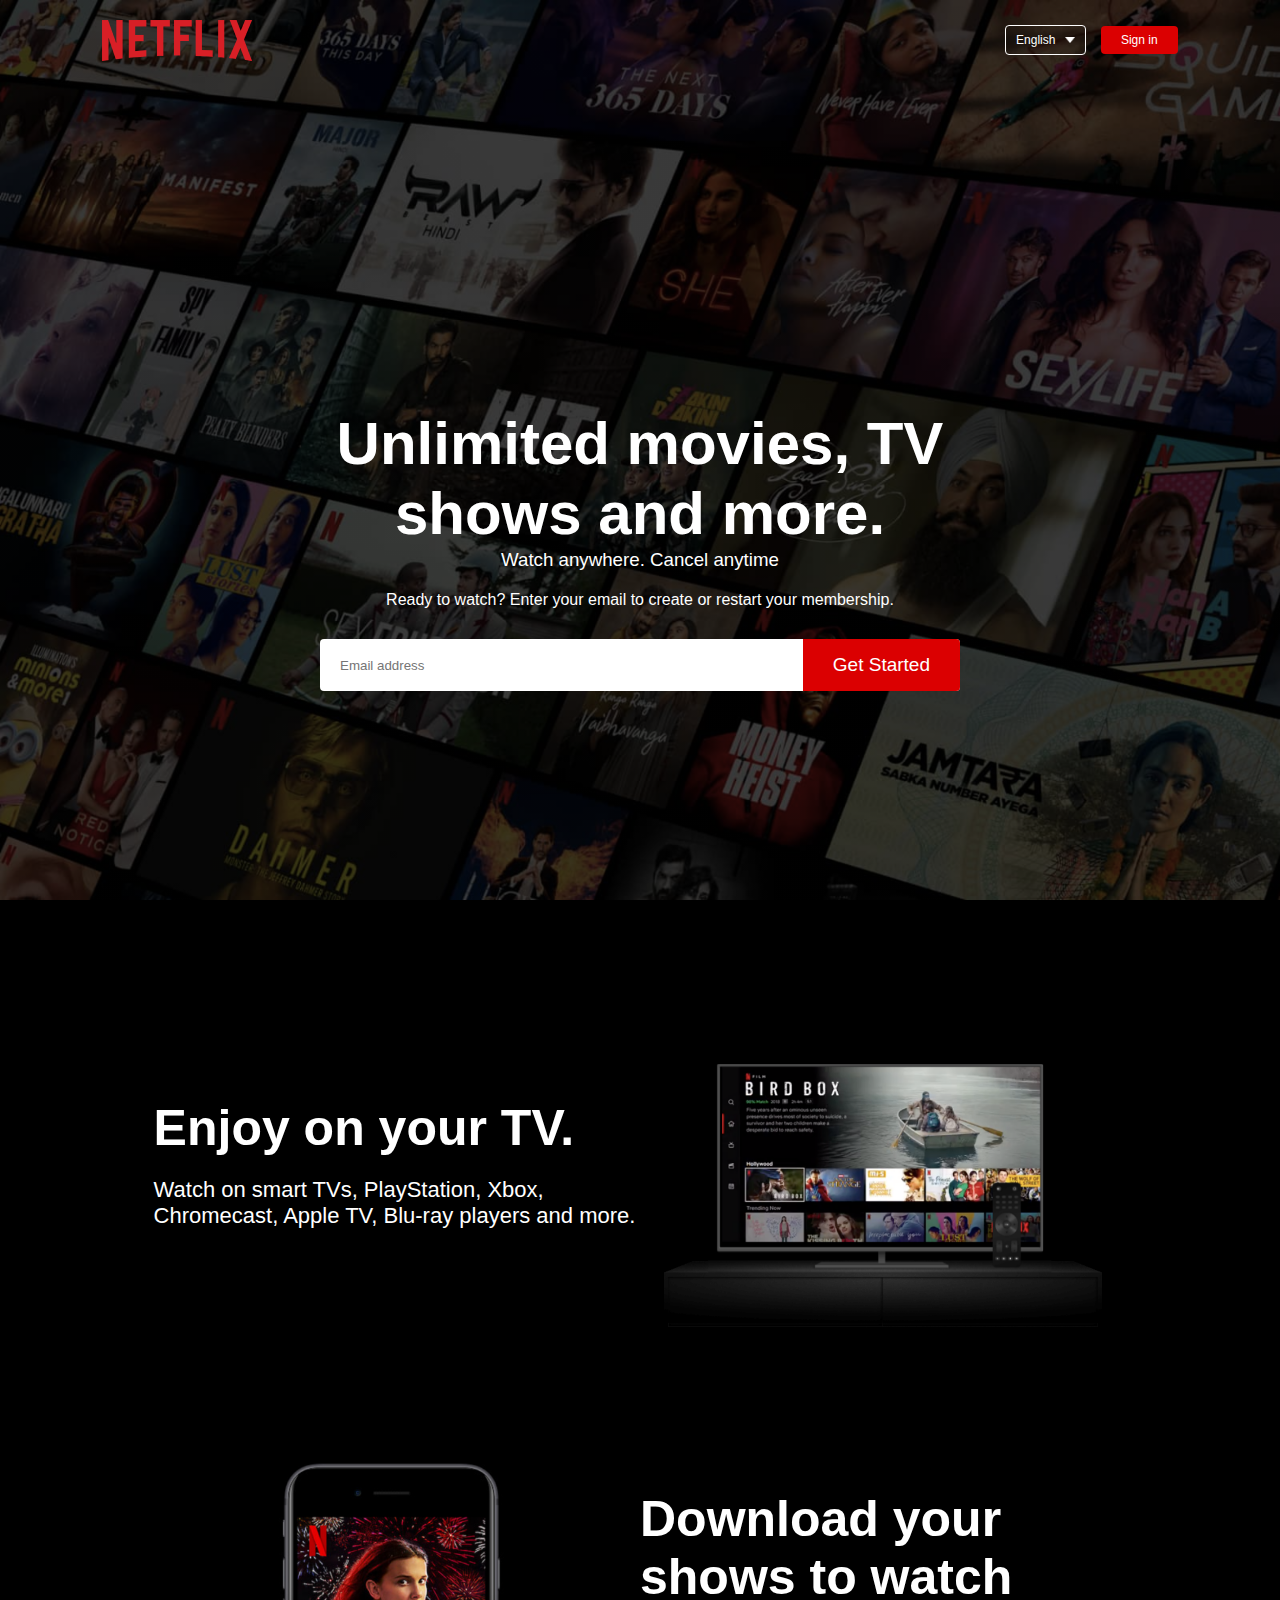
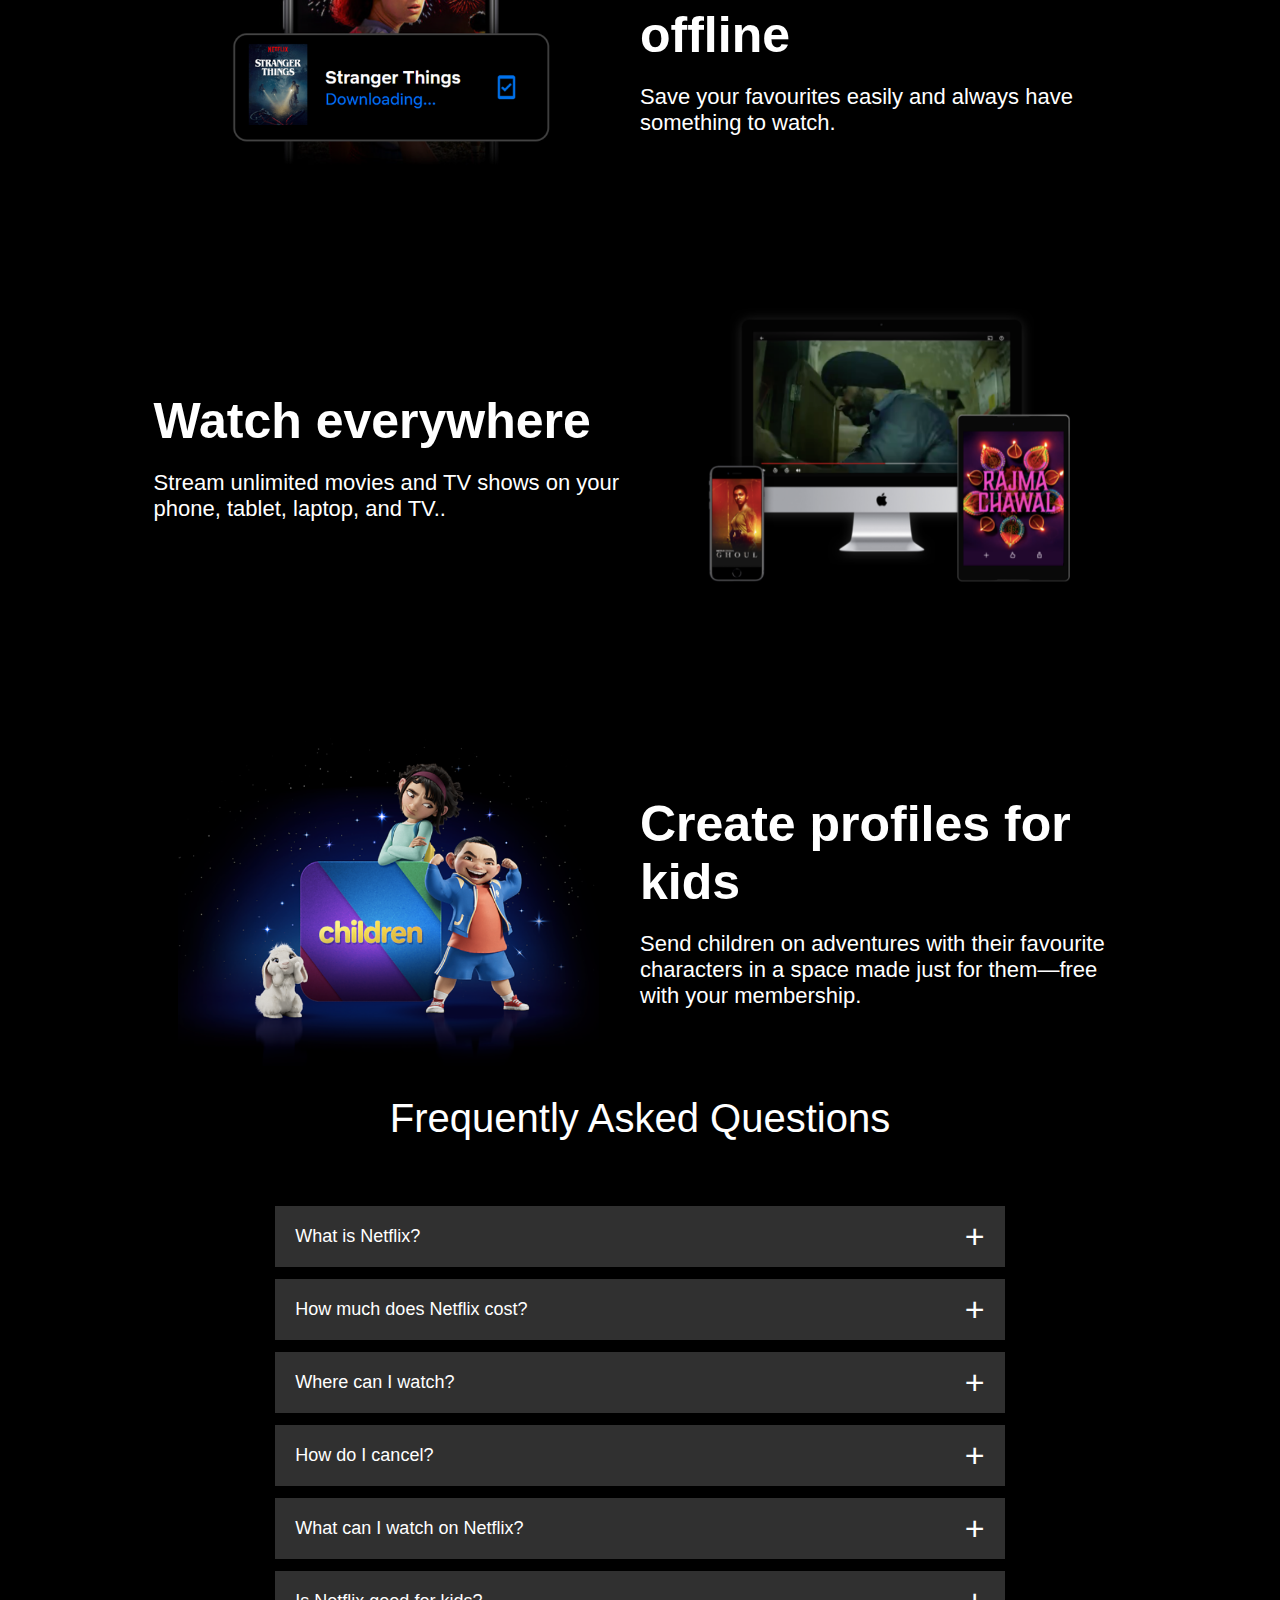
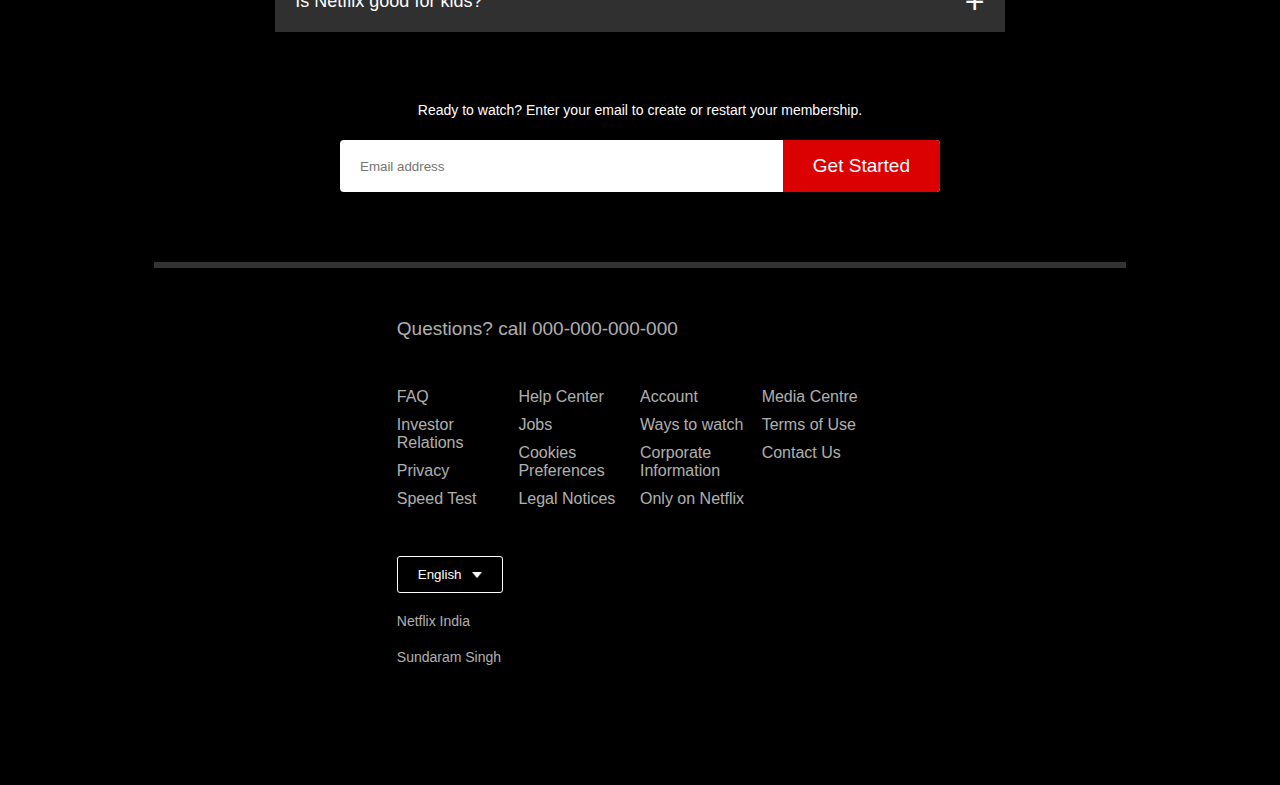
<file: index.html>
<!DOCTYPE html>
<html lang="en">
<head>
    <meta charset="UTF-8">
    <meta name="viewport" content="width=device-width, initial-scale=1.0">
    <title>Netflix Clone</title>
    <link rel="stylesheet" href="style.css">
</head>
<body>
    <div class="header">
        <nav>
            <img src="images/logo.png" class="logo">
            <div>
                <button class="language-btn">English <img src="images/down-icon.png"></button>
                <a href="login.html">
                    <button>Sign in</button>
                </a>
            </div>
        </nav>
        <div class="header-content">
            <h1>Unlimited movies, TV shows and more.</h1>
            <h3>Watch anywhere. Cancel anytime</h3>
            <p>Ready to watch? Enter your email to create or restart your membership.</p>
            <form class="email-signup">
                <input type="email" placeholder="Email address">
                <button type="submit">Get Started</button>
            </form>
        </div>
    </div>
    <!--Features container-->
    <div class="features">
        <div class="row">
            <div class="text-col">
                <h2>Enjoy on your TV.</h2>
                <p>Watch on smart TVs, PlayStation, Xbox, 
                    Chromecast, Apple TV, 
                    Blu-ray players and more.</p>
            </div>
            <div class="img-col">
                <img src="images/feature-1.png">
            </div>
        </div>
        <div class="row">
            <div class="img-col">
                <img src="images/feature-2.png">
            </div>
            <div class="text-col">
                <h2>Download your shows to watch offline</h2>
                <p>Save your favourites easily 
                    and always have something to watch.</p>
            </div>
        </div>
        <div class="row">
            <div class="text-col">
                <h2>Watch everywhere</h2>
                <p>Stream unlimited movies and TV shows on your phone, 
                    tablet, laptop, and TV..</p>
            </div>
            <div class="img-col">
                <img src="images/feature-3.png">
            </div>
        </div>
        <div class="row">
            <div class="img-col">
                <img src="images/feature-4.png">
            </div>
            <div class="text-col">
                <h2>Create profiles for kids</h2>
                <p>Send children on adventures with their favourite characters 
                    in a space made just for them—free with your membership.</p>
            </div>
            <div class="faq">
                <h2>Frequently Asked Questions</h2>
                <ul class="accordion">
                    <li>
                        <input type="radio" name="accordion" id="first">
                        <label for="first">What is Netflix?</label>
                        <div class="content">
                            <p>Netflix is a streaming service that offers a wide variety of award-winning 
                                TV shows, movies, anime, documentaries and more
                                 – on thousands of internet-connected devices.

                                You can watch as much as you want, whenever you want, without a single ad – all for one low monthly price. There's always something new to discover, and new TV shows and movies are added every week!</p>
                        </div>
                    </li>
                    <li>
                        <input type="radio" name="accordion" id="second">
                        <label for="second">How much does Netflix cost?</label>
                        <div class="content">
                            <p>Watch Netflix on your smartphone, tablet, Smart TV, laptop, or streaming device, all for one fixed monthly fee. Plans range from ₹ 149 to ₹ 649 a month.
                                 No extra costs, no contracts.</p>
                        </div>
                    </li>
                    <li>
                        <input type="radio" name="accordion" id="third">
                        <label for="third">Where can I watch?</label>
                        <div class="content">
                            <p>Watch anywhere, anytime. Sign in with your Netflix account to watch instantly on the web at netflix.com from your personal computer or on any internet-connected device that offers the Netflix app,
                                 including smart TVs, smartphones, tablets, streaming media players and game consoles.

                                You can also download your favourite shows 
                                with the iOS, Android, or Windows 10 app. Use downloads to watch while you're on the go and without an internet connection. Take Netflix with you anywhere.</p>
                        </div>
                    </li>
                    <li>
                        <input type="radio" name="accordion" id="fourth">
                        <label for="fourth">How do I cancel?</label>
                        <div class="content">
                            <p>Netflix is flexible. There are no annoying contracts and no commitments. You can easily cancel your account online in two clicks. There are no cancellation 
                                fees – start or stop your account anytime.</p>
                        </div>
                    </li>
                    <li>
                        <input type="radio" name="accordion" id="fifth">
                        <label for="fifth">What can I watch on Netflix?</label>
                        <div class="content">
                            <p>Netflix has an extensive library of feature films, documentaries, TV shows, anime, award-winning Netflix originals, and more. 
                                Watch as much as you want, anytime you want.</p>
                        </div>
                    </li>
                    <li>
                        <input type="radio" name="accordion" id="sixth">
                        <label for="sixth">Is Netflix good for kids?</label>
                        <div class="content">
                            <p>The Netflix Kids experience is included in your membership to give parents control while kids enjoy family-friendly TV shows and films in their own space.

                                Kids profiles come with PIN-protected parental controls that let you restrict the maturity rating of content kids can watch and 
                                block specific titles you don’t want kids to see.</p>
                        </div>
                    </li>

                </ul>
                <small>Ready to watch? Enter your email to create or restart your membership.</small>
                <form class="email-signup">
                    <input type="email" placeholder="Email address">
                    <button type="submit">Get Started</button>
                </form>
            </div>
            <div class="footer">
                <h2>Questions? call 000-000-000-000</h2>
                <div class="row">
                    <div class="col">
                        <a href="#">FAQ</a>
                        <a href="#">Investor Relations</a>
                        <a href="#">Privacy</a>
                        <a href="#">Speed Test</a>
                    </div>
                    <div class="col">
                        <a href="#">Help Center</a>
                        <a href="#">Jobs</a>
                        <a href="#">Cookies Preferences</a>
                        <a href="#">Legal Notices</a>
                    </div>
                    <div class="col">
                        <a href="#">Account</a>
                        <a href="#">Ways to watch</a>
                        <a href="#">Corporate Information</a>
                        <a href="#">Only on Netflix</a>
                    </div>
                    <div class="col">
                        <a href="#">Media Centre</a>
                        <a href="#">Terms of Use</a>
                        <a href="#">Contact Us</a>
                    </div>
                </div>
                <button class="language-btn">English <img src="images/down-icon.png"></button>
                <p class="copyright-txt">Netflix India</p>
                <p class="copyright-txt">Sundaram Singh</p>
            </div>
    
</body>
</html>
</file>
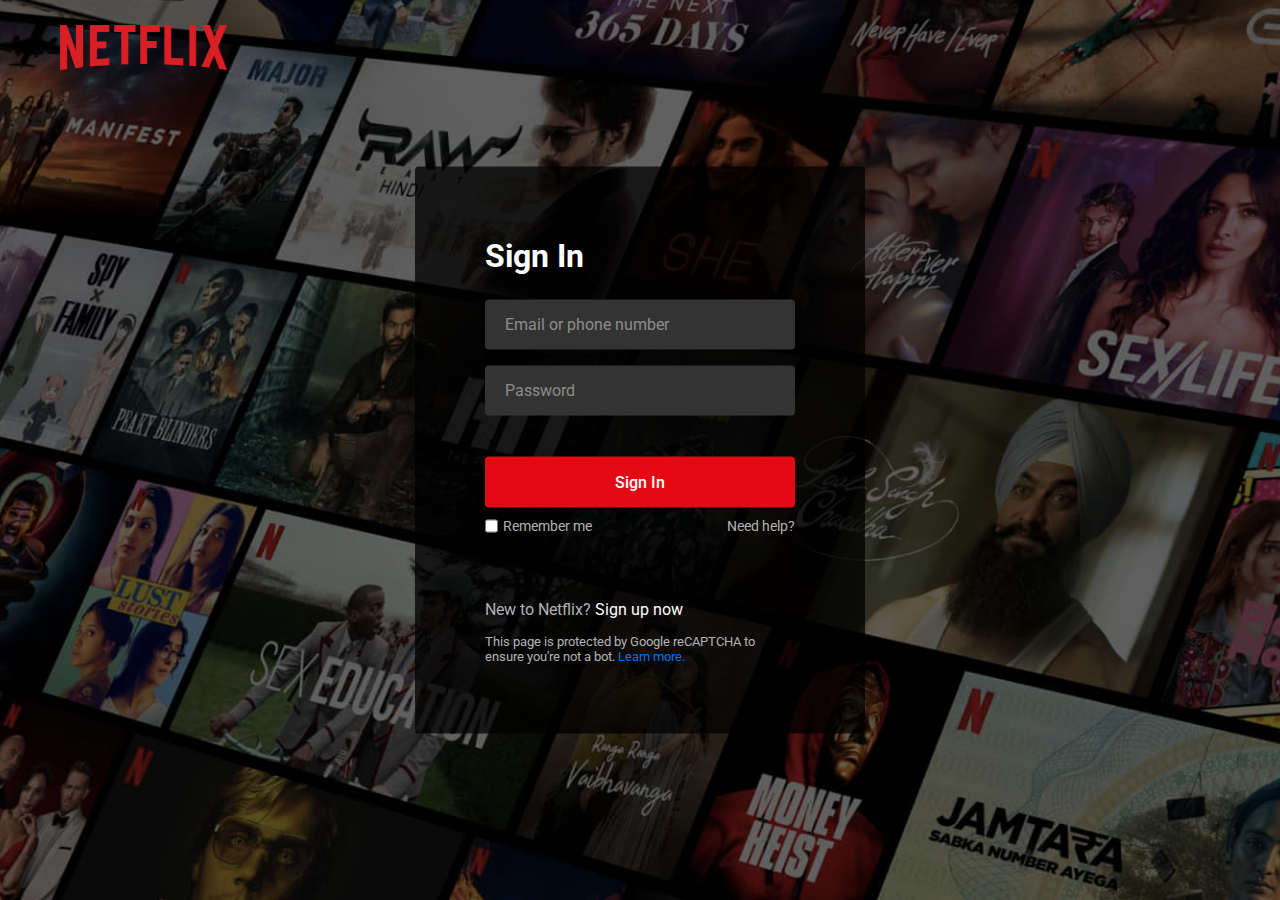
<file: login.html>
<!DOCTYPE html>
<html lang="en">
<head>
    <meta charset="UTF-8">
    <meta name="viewport" content="width=device-width, initial-scale=1.0">
    <title>Netflix Login Page</title>
    <link rel="stylesheet" href="style1.css">
</head>
<body>
    <nav>
        <a href="#"><img src="images/logo.png" alt="logo"></a>
    </nav>
    <div class="form-wrapper">
        <h2>Sign In</h2>
        <form action="#">
            <div class="form-control">
                <input type="text" required>
                <label>Email or phone number</label>
            </div>
            <div class="form-control">
                <input type="password" required>
                <label>Password</label>
            </div>
            <button type="submit">Sign In</button>
            <div class="form-help"> 
                <div class="remember-me">
                    <input type="checkbox" id="remember-me">
                    <label for="remember-me">Remember me</label>
                </div>
                <a href="#">Need help?</a>
            </div>
        </form>
        <p>New to Netflix? <a href="#">Sign up now</a></p>
        <small>
            This page is protected by Google reCAPTCHA to ensure you're not a bot. 
            <a href="index.html">Learn more.</a>
        </small>
    </div>
</body>
</html>
</file>
<file: style.css>
*{
    margin: 0;
    padding: 0;
    font-family: 'Poppins' , sans-serif;
    box-sizing: border-box;
}
body{
    background-color: #000;
    color: #fff;
}
.header{
    width: 100%;
    height: 100vh;
    background-image: linear-gradient(rgba(0,0,0,0.7),rgba(0,0,0,0.7)),url(images/header-image.png);
    background-size: cover;
    background-position: center;
    padding: 10px 8%;
    position: relative;
}
nav{
    display: flex;
    align-items: center;
    justify-content: space-between;
    padding: 10px 0;
}
.logo{
    width: 150px;
    cursor: pointer;
}
nav button{
    border: 0;
    outline: 0;
    background: #db0001;
    color: #fff;
    padding: 7px 20px;
    font-size: 12px;
    border-radius: 4px;
    margin-left: 10px;
    cursor: pointer;
}
.language-btn{
    display: inline-flex;
    align-items: center;
    background: transparent;
    border: 1px solid white;
    padding: 7px 10px;
}
.language-btn img{
    width: 10px;
    margin-left: 10px;
}
.header-content{
    position: absolute;
    top: 50%;
    left: 50%;
    transform: translate(-50%,-50%);
    text-align: center;
    margin-top: 100px;
}
.header-content h1{
    font-size:60px;
    line-height: 70px;
    font-weight: 600;
    max-width: 650px;
}
.header-content h3{
    font-weight: 400;
    margin-bottom: 20px;
}
.email-signup{
    background: #fff;
    border-radius: 4px;
    display: flex;
    align-items: center;
    margin-top: 30px;
    overflow: hidden;
}
.email-signup input{
    flex: 1;
    border: 0;
    outline: 0;
    margin-left: 20px;
}
.email-signup button{
    background: #db0001;
    outline: 0;
    color: #fff;
    border: 0;
    font-size: 19px;
    cursor: pointer;
    padding: 15px 30px;
}
/*features css*/
.features{
    padding: 50px 12%;
    font-size: 22px;
}
.row{
    display: flex;
    width: 100%;
    align-items: center;
    flex-wrap: wrap;
    padding: 50px 0;
}
.text-col{
    flex-basis: 50%;
    margin-bottom: 20px;
}
.img-col{
    flex-basis: 50%;
    margin-bottom: 20px;
}
.img-col img{
    display: block;
    width: 90%;
    margin: auto;
}
.features h2{
    font-size: 50px;
    font-weight: 600;
    margin-bottom: 20px;
}

/*faq*/
.faq{
    padding: 10px 12%;
    text-align: center;
    font-size: 18px;
}
.faq h2{
    font-weight:500;
    font-size: 40px;
}
.accordion{
    margin:60px auto;
    width:100%;
    max-width: 750px;
}
.accordion li{
    list-style: none;
    width: 100%;
    padding: 5px;
}
.accordion li label{
    display: flex;
    align-items: center;
    padding: 20px;
    font-size: 18px;
    font-weight: 500;
    background: #303030;
    margin-bottom: 2px;
    cursor: pointer;
    position: relative;
}
label::after{
    content: '+';
    font-size: 34px;
    position: absolute;
    right: 20px;
    transition: transform 0.5s;
}
input[type="radio"]{
    display: none;
}
.accordion .content{
    background: #303030;
    text-align:left;
    padding: 0 20px;
    max-height: 0;
    overflow: hidden;
    transition: max-height 0.5s, padding 0.5s;
}
.accordion input[type="radio"]:checked + label + .content{
    max-height: 600px;
    padding: 30px 20px;
}
.accordion input[type="radio"]:checked + label::after{
    transform: rotate(135deg);
}
.faq .email-signup{
    max-width: 600px;
    margin: 20px auto 60px;
    color: #777;
}
.faq small{
    font-size: 14px;
}

/*footer started*/
.footer{
    padding: 50px 25% 10px;
    border-top: 6px solid #333;
    color: #FFFFFFB3;
    width: 100%;
}
.footer h2{
    font-size: 19px;
    font-weight: 400;
    margin-bottom: 30px;

}
.footer .col{
    flex-basis: 25px;
    flex-grow: 1;
    margin-bottom: 20px;
}
.footer .col a{
    display: block;
    text-decoration: none;
    color: #FFFFFFB3;
    font-size: 16px;
    margin-bottom: 10px;
}
.footer .row{
    align-items: flex-start;
    padding: 18px 0px;

}
.footer .language-btn{
    color:#fff;
    padding: 10px 20px;
    border-radius: 3px;
}
.copyright-txt{
    font-size: 14px;
    margin-top: 20px;
    margin-bottom: 10px;
}

@media only screen and (max-width: 600px){
    .logo{
        width: 100px;
    }
    nav button{
        padding: 5px 10px;
    }
    nav .language-btn{
        padding: 4px 8px;
    }
    .header-content{
        position: unset;
        transform: none;
        padding-top: 150px;
    }
    .header-content h1{
        font-size: 30px;
    }
    .email-signup button{
        font-size: 12px;
        padding: 10px 15px;
    }
    .text-col, .img-col{
        flex-basis: 100%;
    }
    .features h2{
        font-size: 30px;
    }
    .features p{
        font-size: 15px;
    }
    .row:nth-child(2),.row:nth-child(){
        flex-direction: column-reverse;
    }
    .features .row{
        padding:10px 0;
    }
    .faq h2{
        font-size: 20px;
    }
    .accordion .content{
        font-size: 14px;
    }
    .accordion li label{
        padding: 10px;
        font-size: 14px;
    }
    label:after{
        font-size: 22px;
    }
}
</file>
<file: style1.css>
@import url("https://fonts.googleapis.com/css2?family=Roboto:wght@400;500;600;700&display=swap");

* {
    margin: 0;
    padding: 0;
    box-sizing: border-box;
    font-family: 'Roboto', sans-serif;
}

body {
    background: #000;
}

body::before {
    content: "";
    position: absolute;
    left: 0;
    top: 0;
    opacity: 0.5;
    width: 100%;
    height: 100%;
    background: url("images/header-image.png");
    background-position: center;
}

nav {
    position: fixed;
    padding: 25px 60px;
    z-index: 1;
}

nav a img {
    width: 167px;
}

.form-wrapper {
    position: absolute;
    left: 50%;
    top: 50%;
    border-radius: 4px;
    padding: 70px;
    width: 450px;
    transform: translate(-50%, -50%);
    background: rgba(0, 0, 0, .75);
}

.form-wrapper h2 {
    color: #fff;
    font-size: 2rem;
}

.form-wrapper form {
    margin: 25px 0 65px;
}

form .form-control {
    height: 50px;
    position: relative;
    margin-bottom: 16px;
}

.form-control input {
    height: 100%;
    width: 100%;
    background: #333;
    border: none;
    outline: none;
    border-radius: 4px;
    color: #fff;
    font-size: 1rem;
    padding: 0 20px;
}

.form-control input:is(:focus, :valid) {
    background: #444;
    padding: 16px 20px 0;
}

.form-control label {
    position: absolute;
    left: 20px;
    top: 50%;
    transform: translateY(-50%);
    font-size: 1rem;
    pointer-events: none;
    color: #8c8c8c;
    transition: all 0.1s ease;
}

.form-control input:is(:focus, :valid)~label {
    font-size: 0.75rem;
    transform: translateY(-130%);
}

form button {
    width: 100%;
    padding: 16px 0;
    font-size: 1rem;
    background: #e50914;
    color: #fff;
    font-weight: 500;
    border-radius: 4px;
    border: none;
    outline: none;
    margin: 25px 0 10px;
    cursor: pointer;
    transition: 0.1s ease;
}

form button:hover {
    background: #c40812;
}

.form-wrapper a {
    text-decoration: none;
}

.form-wrapper a:hover {
    text-decoration: underline;
}

.form-wrapper :where(label, p, small, a) {
    color: #b3b3b3;
}

form .form-help {
    display: flex;
    justify-content: space-between;
}

form .remember-me {
    display: flex;
}

form .remember-me input {
    margin-right: 5px;
    accent-color: #b3b3b3;
}

form .form-help :where(label, a) {
    font-size: 0.9rem;
}

.form-wrapper p a {
    color: #fff;
}

.form-wrapper small {
    display: block;
    margin-top: 15px;
    color: #b3b3b3;
}

.form-wrapper small a {
    color: #0071eb;
}

@media (max-width: 768px) {
    body::before {
        display: none;
    }
    body{
        font-size: 16px;
    }

    nav, .form-wrapper {
        padding: 10px;
        max-width: 90%;
    }

    nav a img {
        width: 140px;
    }

    .form-wrapper {
        width: 100%;
        top: 50%;
        padding: 10px;
        max-width: 90%;
    }

    .form-wrapper form {
        margin: 25px 0 40px;
    }
}
</file>
